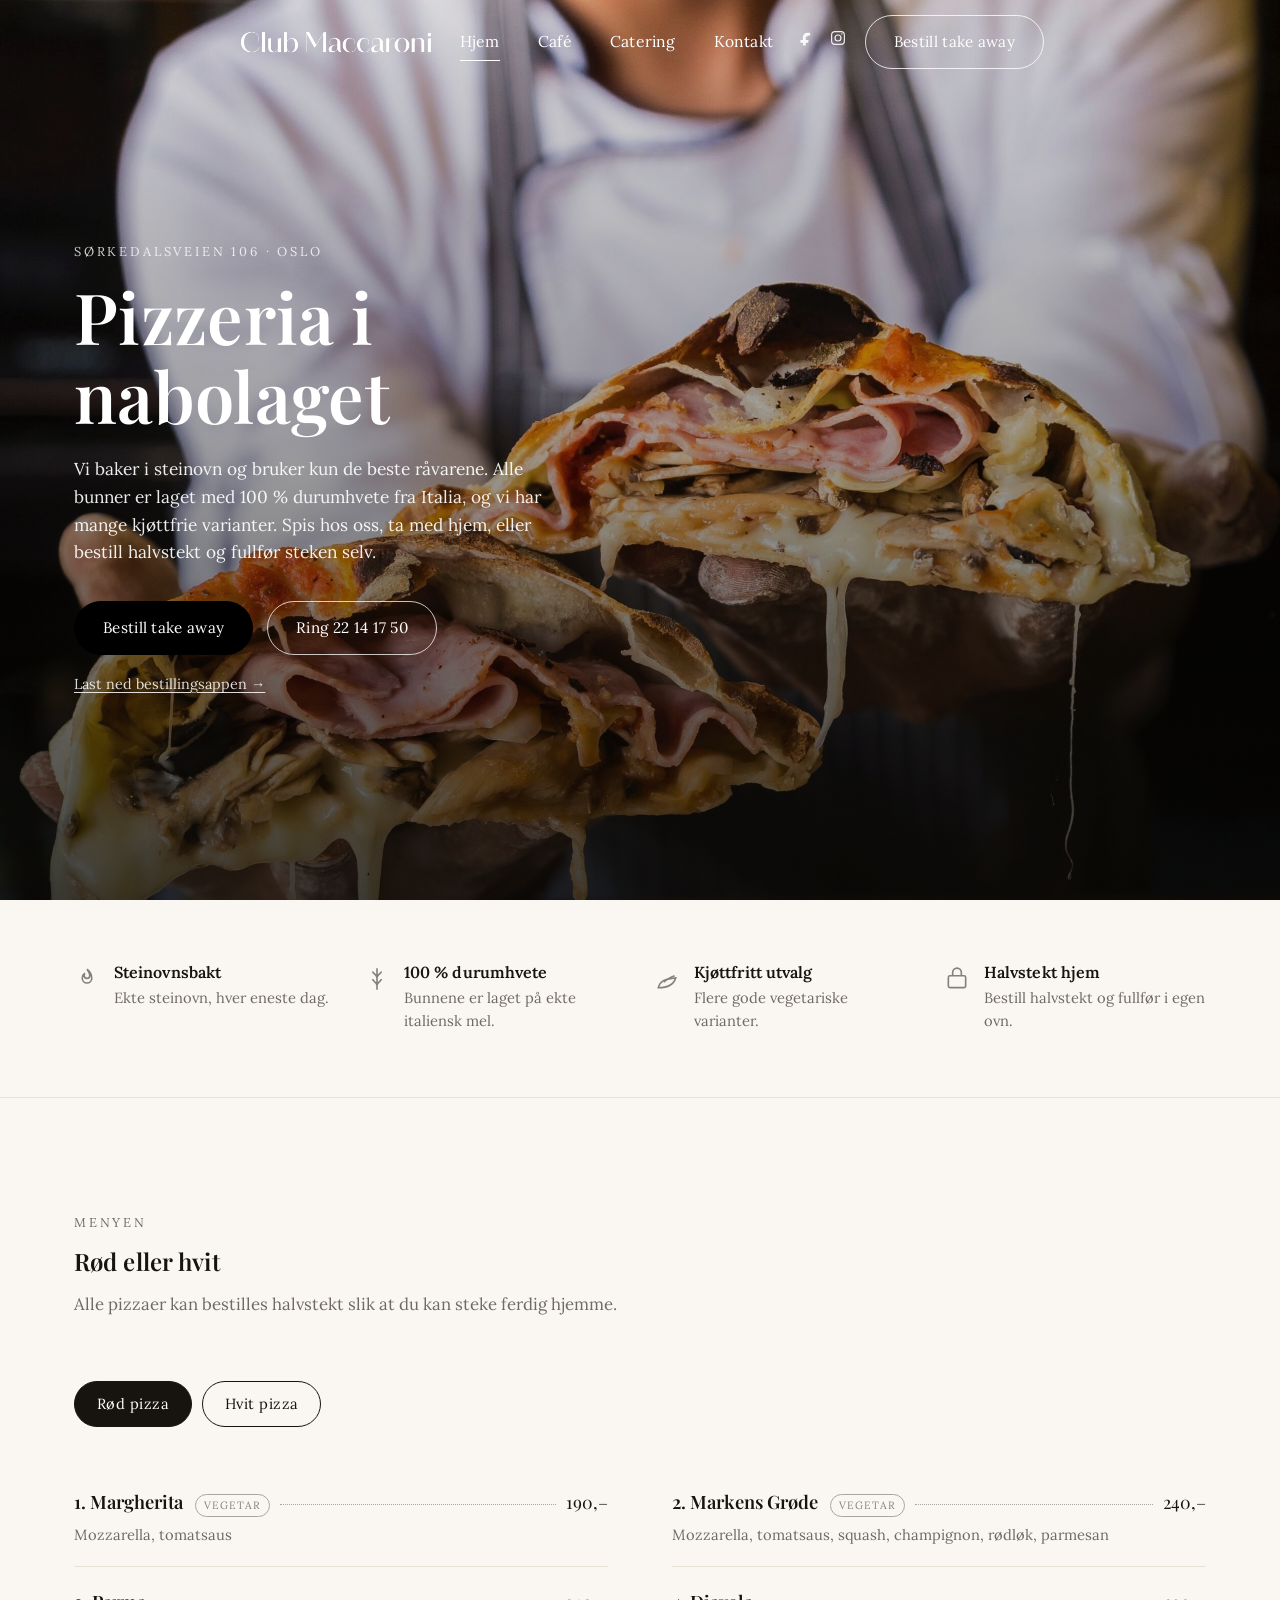
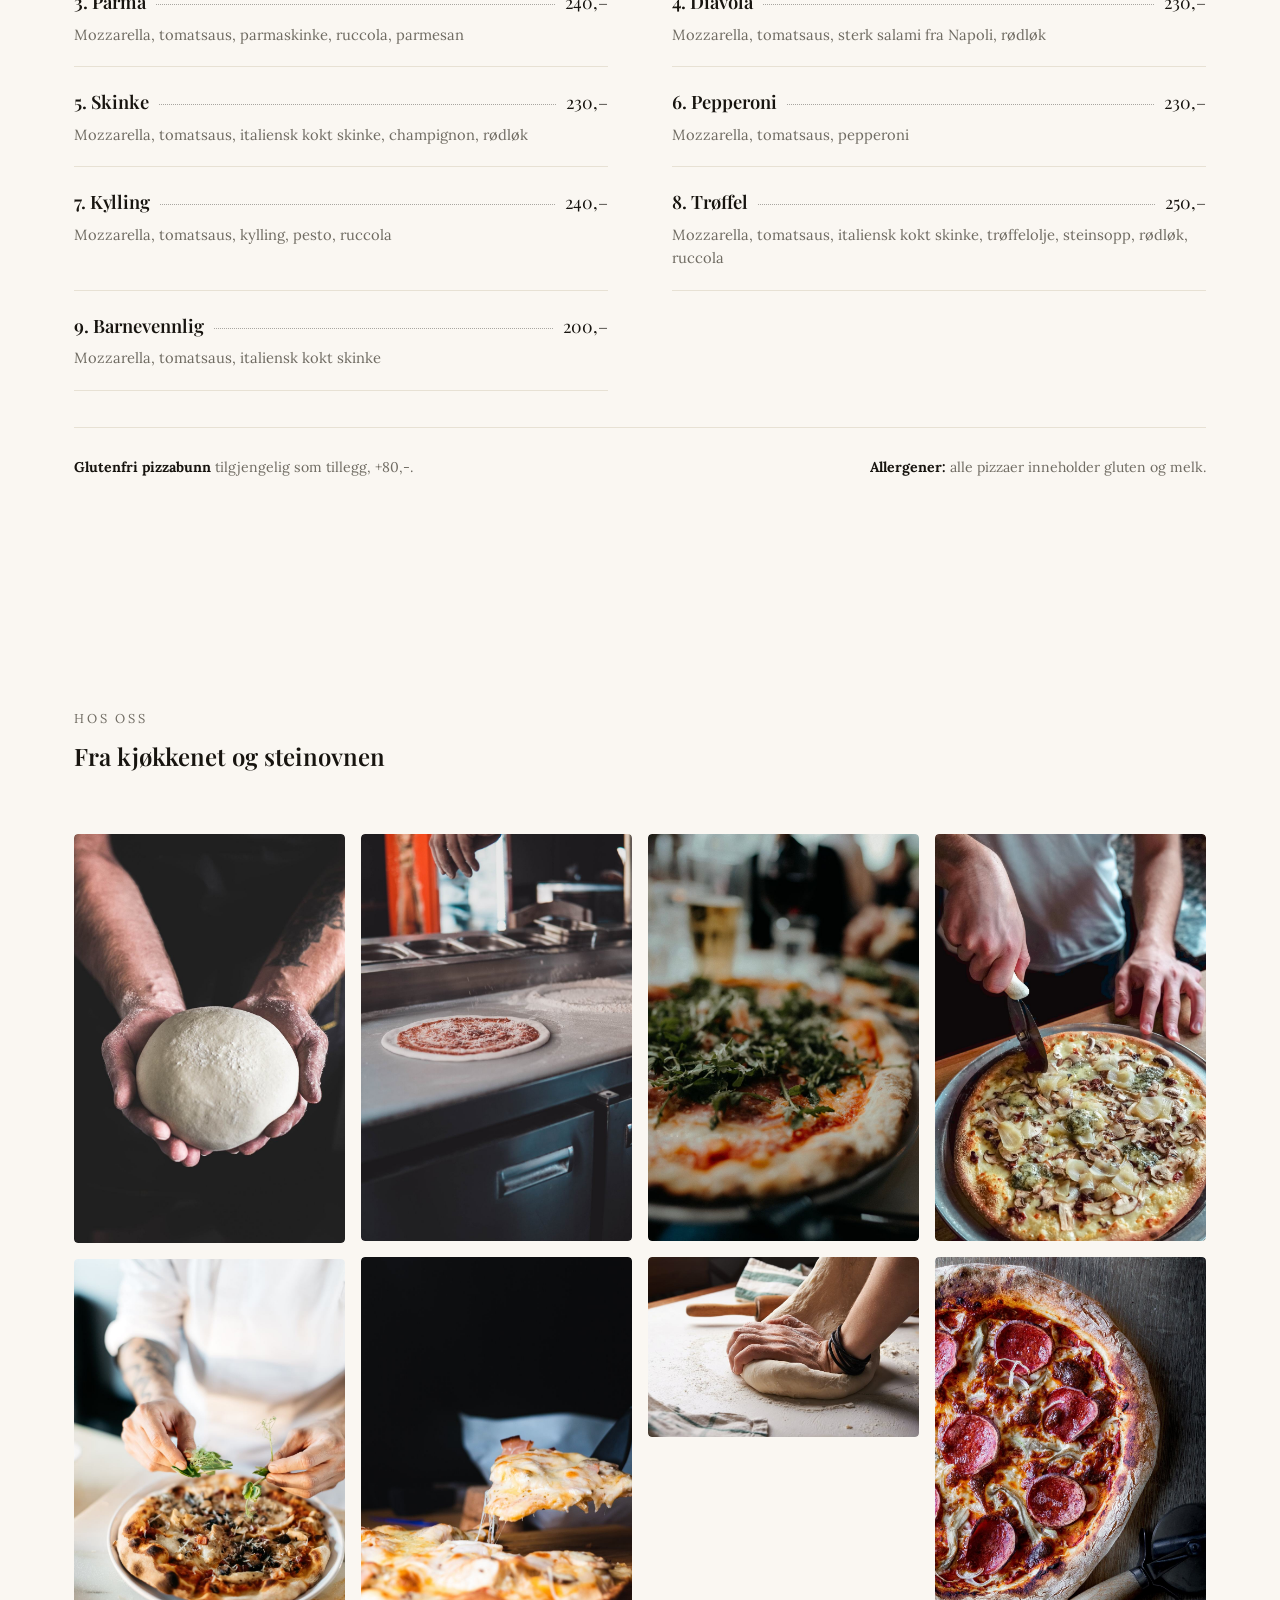
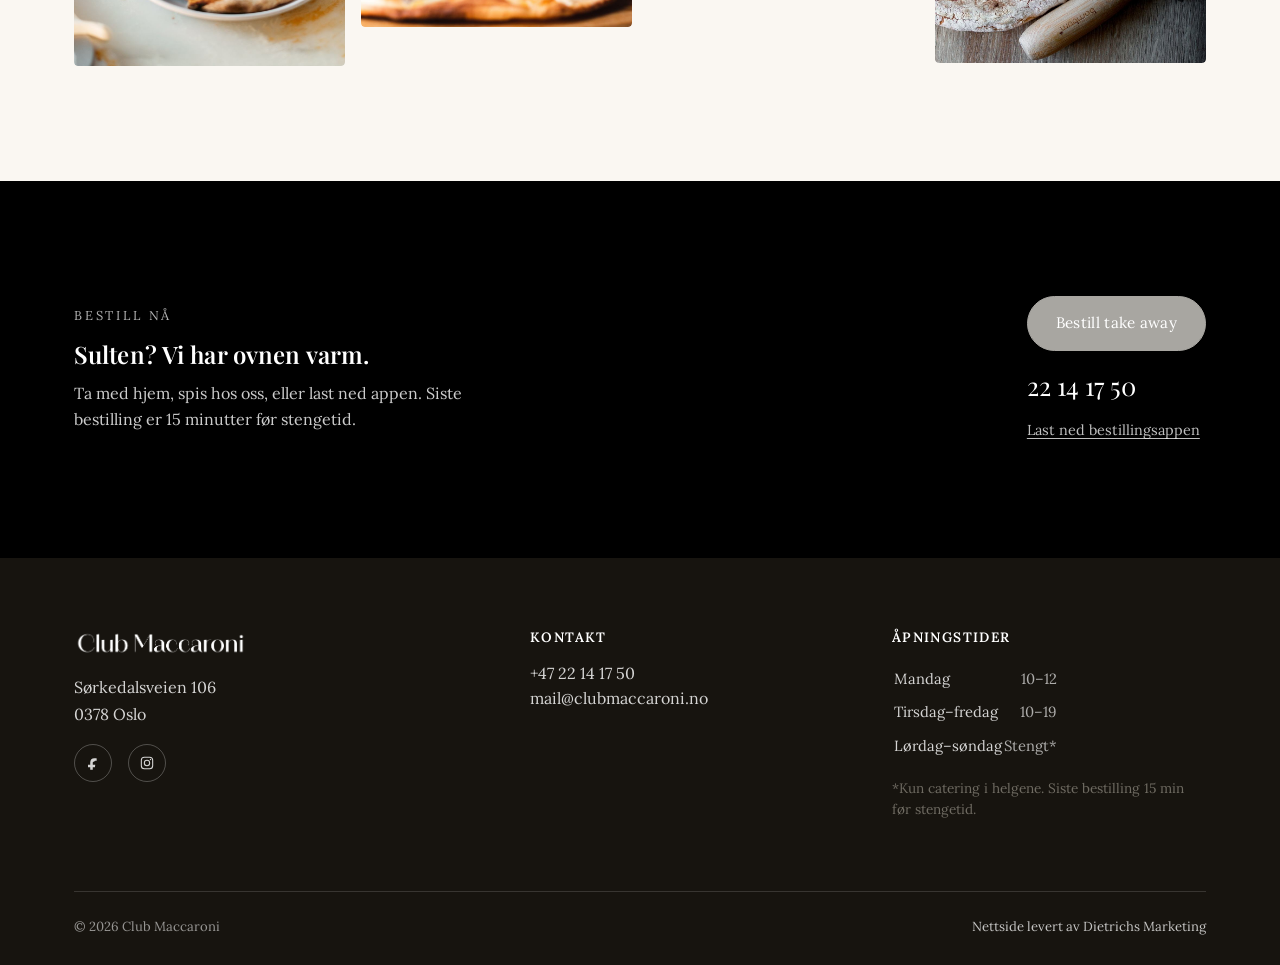
<file: index.html>
<!doctype html>
<html lang="no">
<head>
<meta charset="utf-8">
<meta name="viewport" content="width=device-width, initial-scale=1">
<title>Club Maccaroni – Pizzeria i nabolaget, Oslo</title>
<meta name="description" content="Club Maccaroni på Sørkedalsveien i Oslo baker pizza i steinovn med 100% durumhvete fra Italia. Ta med hjem, spis hos oss, eller bestill halvstekt og fullfør steken selv.">
<meta name="theme-color" content="#000000">
<link rel="icon" href="favicon.svg" type="image/svg+xml">
<link rel="canonical" href="https://www.clubmaccaroni.no/">
<link rel="preconnect" href="https://fonts.googleapis.com">
<link rel="preconnect" href="https://fonts.gstatic.com" crossorigin>
<link rel="stylesheet" href="style.css">
</head>
<body>
<a class="skip-link" href="#innhold">Hopp til innhold</a>

<header class="site-header">
  <div class="container">
    <a href="index.html" class="logo-link" aria-label="Club Maccaroni – til forsiden">
      <img src="assets/logo.png" alt="Club Maccaroni" class="logo-img" width="1500" height="225">
    </a>
    <nav class="main-nav" aria-label="Hovedmeny">
      <a href="index.html" aria-current="page">Hjem</a>
      <a href="cafe.html">Café</a>
      <a href="catering.html">Catering</a>
      <a href="kontakt.html">Kontakt</a>
    </nav>
    <div class="header-actions">
      <div class="social-inline">
        <a href="https://www.facebook.com/ClubMaccaroni" aria-label="Club Maccaroni på Facebook" target="_blank" rel="noopener">
          <svg width="18" height="18" viewBox="0 0 24 24" fill="none"><path d="M15 8.5h2.5V5.2c-.43-.06-1.9-.2-3.62-.2-3.58 0-6.03 2.24-6.03 6.36v3.14H4.5v3.7h3.35V22h3.8v-3.8h3.22l.5-3.7h-3.72v-2.7c0-1.07.29-1.8 1.85-1.8z" fill="currentColor"/></svg>
        </a>
        <a href="https://www.instagram.com/clubmaccaroni/" aria-label="Club Maccaroni på Instagram" target="_blank" rel="noopener">
          <svg width="18" height="18" viewBox="0 0 24 24" fill="none" stroke="currentColor" stroke-width="1.6"><rect x="3.5" y="3.5" width="17" height="17" rx="4.5"/><circle cx="12" cy="12" r="4"/><circle cx="17.2" cy="6.8" r="1" fill="currentColor" stroke="none"/></svg>
        </a>
      </div>
      <a class="btn btn-ghost header-cta" href="https://www.foodbooking.com/api/fb/q_q9nq" target="_blank" rel="noopener">Bestill take away</a>
    </div>
    <button class="hamburger" aria-label="Åpne meny" aria-expanded="false">
      <span></span><span></span><span></span>
    </button>
  </div>
</header>

<div class="mobile-menu" aria-hidden="true">
  <div class="mobile-menu-top">
    <button class="mobile-menu-close" aria-label="Lukk meny"><span></span><span></span></button>
  </div>
  <nav class="mobile-nav" aria-label="Mobilmeny">
    <a href="index.html">Hjem</a>
    <a href="cafe.html">Café</a>
    <a href="catering.html">Catering</a>
    <a href="kontakt.html">Kontakt</a>
  </nav>
  <div class="mobile-menu-bottom">
    <a class="btn btn-solid btn-block" href="https://www.foodbooking.com/api/fb/q_q9nq" target="_blank" rel="noopener">Bestill take away</a>
    <a class="mobile-phone" href="tel:+4722141750">22 14 17 50</a>
    <div class="mobile-social">
      <a href="https://www.facebook.com/ClubMaccaroni" target="_blank" rel="noopener">Facebook</a>
      <a href="https://www.instagram.com/clubmaccaroni/" target="_blank" rel="noopener">Instagram</a>
    </div>
  </div>
</div>

<main id="innhold">

  <section class="hero">
    <div class="hero-media">
      <img src="assets/hero.jpg" alt="Kokk holder frem en nybakt, halvskåret pizza med smeltet ost som strekker seg" width="1920" height="2880" fetchpriority="high">
    </div>
    <div class="hero-content">
      <span class="eyebrow on-dark">Sørkedalsveien 106 · Oslo</span>
      <h1>Pizzeria i nabolaget</h1>
      <p class="hero-sub">Vi baker i steinovn og bruker kun de beste råvarene. Alle bunner er laget med 100&nbsp;% durumhvete fra Italia, og vi har mange kjøttfrie varianter. Spis hos oss, ta med hjem, eller bestill halvstekt og fullfør steken selv.</p>
      <div class="hero-actions">
        <a class="btn btn-solid" href="https://www.foodbooking.com/api/fb/q_q9nq" target="_blank" rel="noopener">Bestill take away</a>
        <a class="btn btn-ghost on-dark" href="tel:+4722141750">Ring 22 14 17 50</a>
      </div>
      <a class="hero-app-link" href="https://otapp.page.link/XLeF" target="_blank" rel="noopener">Last ned bestillingsappen →</a>
    </div>
  </section>

  <section class="features">
    <div class="container">
      <div class="feature-item reveal">
        <svg viewBox="0 0 24 24" fill="none" stroke="currentColor" stroke-width="1.5"><path d="M12 3c1.8 2.4 2.6 4.2 2.6 5.8a2.6 2.6 0 1 1-5.2 0c0-.7.2-1.4.6-2.1-1.4 1-2.4 2.7-2.4 4.6a4.4 4.4 0 1 0 8.8 0c0-3-1.6-6-4.4-8.3Z"/></svg>
        <div><h3>Steinovnsbakt</h3><p>Ekte steinovn, hver eneste dag.</p></div>
      </div>
      <div class="feature-item reveal">
        <svg viewBox="0 0 24 24" fill="none" stroke="currentColor" stroke-width="1.5"><path d="M12 2v20M8 5c0 2 4 3 4 6M16 5c0 2-4 3-4 6M8 12c0 2 4 3 4 6M16 12c0 2-4 3-4 6"/></svg>
        <div><h3>100&nbsp;% durumhvete</h3><p>Bunnene er laget på ekte italiensk mel.</p></div>
      </div>
      <div class="feature-item reveal">
        <svg viewBox="0 0 24 24" fill="none" stroke="currentColor" stroke-width="1.5"><path d="M4 20c8 0 14-2 16-9C13 12 6 12 4 20Z"/><path d="M9 15c2-2 5-4 10-6"/></svg>
        <div><h3>Kjøttfritt utvalg</h3><p>Flere gode vegetariske varianter.</p></div>
      </div>
      <div class="feature-item reveal">
        <svg viewBox="0 0 24 24" fill="none" stroke="currentColor" stroke-width="1.5"><rect x="4" y="9" width="16" height="11" rx="1.5"/><path d="M8 9V6a4 4 0 0 1 8 0v3"/></svg>
        <div><h3>Halvstekt hjem</h3><p>Bestill halvstekt og fullfør i egen ovn.</p></div>
      </div>
    </div>
  </section>

  <section class="menu-section">
    <div class="container">
      <div class="section-head reveal">
        <span class="eyebrow">Menyen</span>
        <h2>Rød eller hvit</h2>
        <p>Alle pizzaer kan bestilles halvstekt slik at du kan steke ferdig hjemme.</p>
      </div>

      <div class="menu-tabs reveal">
        <button class="menu-tab is-active" data-target="menu-rod">Rød pizza</button>
        <button class="menu-tab" data-target="menu-hvit">Hvit pizza</button>
      </div>

      <div class="menu-panels">
        <div class="menu-panel is-active" id="menu-rod"></div>
        <div class="menu-panel" id="menu-hvit"></div>
      </div>

      <div class="menu-foot reveal">
        <p><strong>Glutenfri pizzabunn</strong> tilgjengelig som tillegg, +80,-.</p>
        <p><strong>Allergener:</strong> alle pizzaer inneholder gluten og melk.</p>
      </div>
    </div>
  </section>

  <section class="gallery-section">
    <div class="container">
      <div class="section-head reveal">
        <span class="eyebrow">Hos oss</span>
        <h2>Fra kjøkkenet og steinovnen</h2>
      </div>
      <div class="gallery-grid reveal">
        <figure><a href="assets/gallery-1.jpg" target="_blank" rel="noopener"><img src="assets/gallery-1.jpg" alt="Nyknadd pizzadeig klar til heving" loading="lazy"></a></figure>
        <figure><a href="assets/gallery-2.jpg" target="_blank" rel="noopener"><img src="assets/gallery-2.jpg" alt="Fersk pizza rett fra steinovnen" loading="lazy"></a></figure>
        <figure><a href="assets/gallery-3.jpg" target="_blank" rel="noopener"><img src="assets/gallery-3.jpg" alt="Utbaking av pizzadeig for hånd" loading="lazy"></a></figure>
        <figure><a href="assets/gallery-4.jpg" target="_blank" rel="noopener"><img src="assets/gallery-4.jpg" alt="Ferske råvarer klargjort til pizza" loading="lazy"></a></figure>
        <figure><a href="assets/gallery-5.jpg" target="_blank" rel="noopener"><img src="assets/gallery-5.jpg" alt="Pizza toppes med friske ingredienser" loading="lazy"></a></figure>
        <figure><a href="assets/gallery-6.jpg" target="_blank" rel="noopener"><img src="assets/gallery-6.jpg" alt="Deigballer klare til utbaking" loading="lazy"></a></figure>
        <figure><a href="assets/gallery-7.jpg" target="_blank" rel="noopener"><img src="assets/gallery-7.jpg" alt="Nybakt pizza skjæres opp" loading="lazy"></a></figure>
        <figure><a href="assets/gallery-8.jpg" target="_blank" rel="noopener"><img src="assets/gallery-8.jpg" alt="Pizza serveres varm fra ovnen" loading="lazy"></a></figure>
      </div>
    </div>
  </section>

  <section class="cta-band">
    <div class="container">
      <div class="cta-band-inner reveal">
        <div>
          <span class="eyebrow">Bestill nå</span>
          <h2>Sulten? Vi har ovnen varm.</h2>
          <p>Ta med hjem, spis hos oss, eller last ned appen. Siste bestilling er 15 minutter før stengetid.</p>
        </div>
        <div class="cta-band-actions">
          <a class="btn btn-accent" href="https://www.foodbooking.com/api/fb/q_q9nq" target="_blank" rel="noopener">Bestill take away</a>
          <a class="cta-phone" href="tel:+4722141750">22 14 17 50</a>
          <a class="cta-app" href="https://otapp.page.link/XLeF" target="_blank" rel="noopener">Last ned bestillingsappen</a>
        </div>
      </div>
    </div>
  </section>

</main>

<footer class="site-footer">
  <div class="container">
    <div class="footer-grid">
      <div>
        <img src="assets/logo.png" alt="Club Maccaroni" class="footer-logo" width="1500" height="225">
        <address>
          Sørkedalsveien 106<br>0378 Oslo
        </address>
        <div class="footer-social">
          <a href="https://www.facebook.com/ClubMaccaroni" aria-label="Facebook" target="_blank" rel="noopener">
            <svg width="16" height="16" viewBox="0 0 24 24" fill="none"><path d="M15 8.5h2.5V5.2c-.43-.06-1.9-.2-3.62-.2-3.58 0-6.03 2.24-6.03 6.36v3.14H4.5v3.7h3.35V22h3.8v-3.8h3.22l.5-3.7h-3.72v-2.7c0-1.07.29-1.8 1.85-1.8z" fill="currentColor"/></svg>
          </a>
          <a href="https://www.instagram.com/clubmaccaroni/" aria-label="Instagram" target="_blank" rel="noopener">
            <svg width="16" height="16" viewBox="0 0 24 24" fill="none" stroke="currentColor" stroke-width="1.6"><rect x="3.5" y="3.5" width="17" height="17" rx="4.5"/><circle cx="12" cy="12" r="4"/><circle cx="17.2" cy="6.8" r="1" fill="currentColor" stroke="none"/></svg>
          </a>
        </div>
      </div>
      <div>
        <h3>Kontakt</h3>
        <p><a href="tel:+4722141750">+47 22 14 17 50</a><br><a href="mailto:mail@clubmaccaroni.no">mail@clubmaccaroni.no</a></p>
      </div>
      <div>
        <h3>Åpningstider</h3>
        <table class="footer-hours">
          <tr><td>Mandag</td><td>10&#8211;12</td></tr>
          <tr><td>Tirsdag&#8211;fredag</td><td>10&#8211;19</td></tr>
          <tr><td>Lørdag&#8211;søndag</td><td>Stengt*</td></tr>
        </table>
        <p class="hours-note">*Kun catering i helgene. Siste bestilling 15 min før stengetid.</p>
      </div>
    </div>
    <div class="footer-bottom">
      <span>© <span id="year"></span> Club Maccaroni</span>
      <a href="https://dmarketing.no" target="_blank" rel="noopener">Nettside levert av Dietrichs Marketing</a>
    </div>
  </div>
</footer>

<script>document.getElementById('year').textContent = new Date().getFullYear();</script>
<script src="app.js"></script>
</body>
</html>
</file>
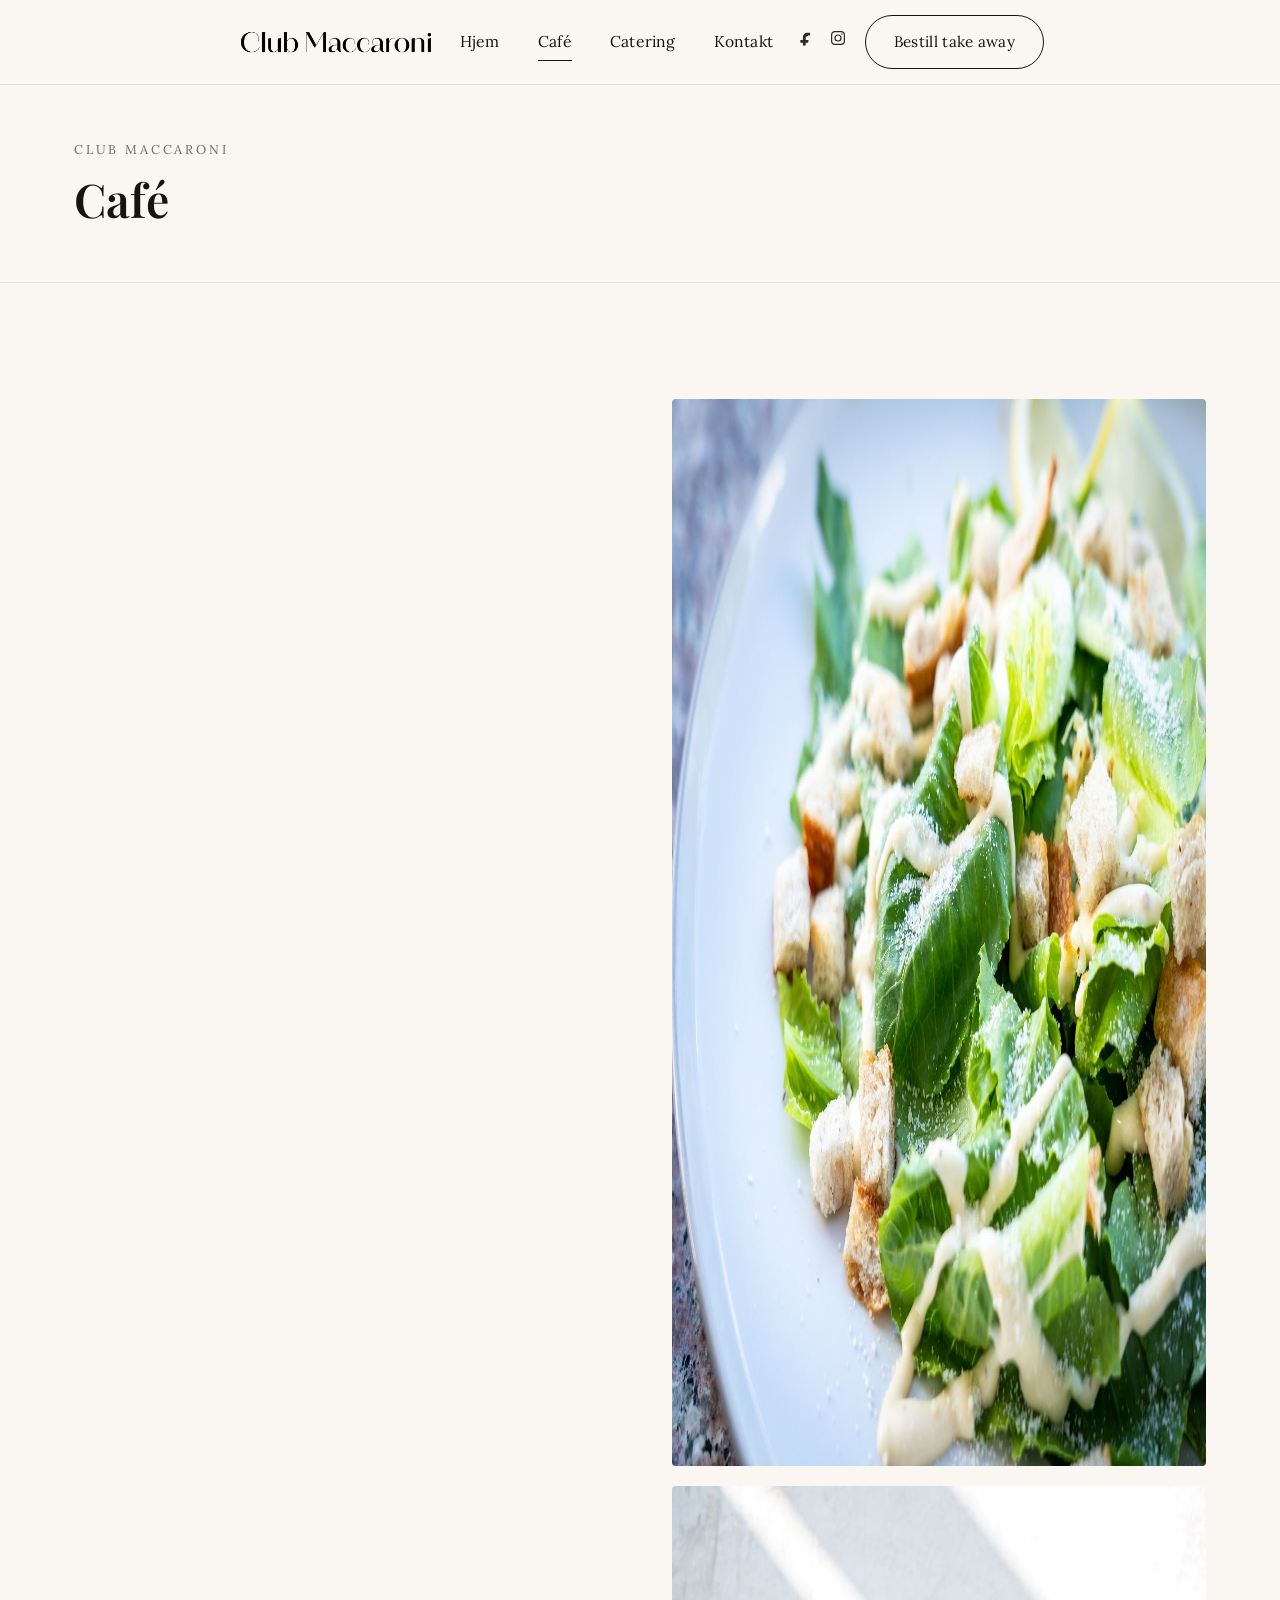
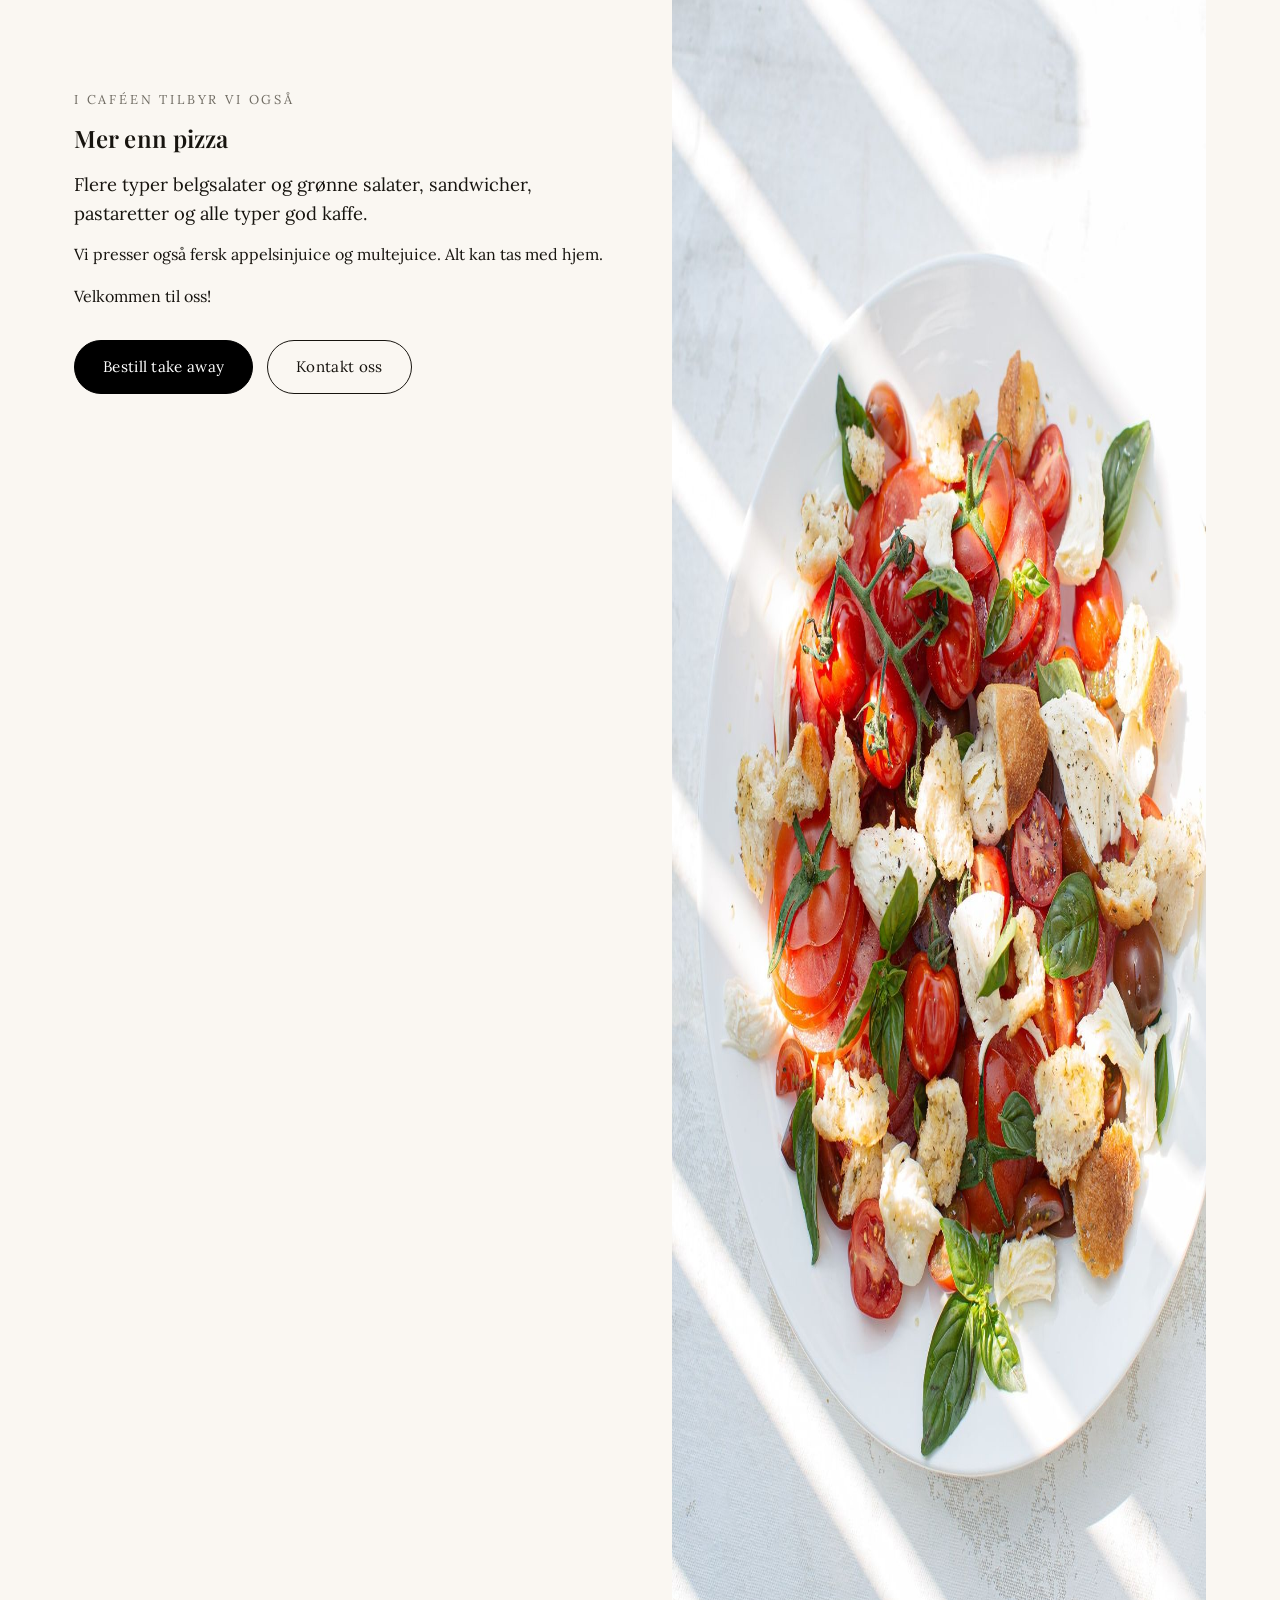
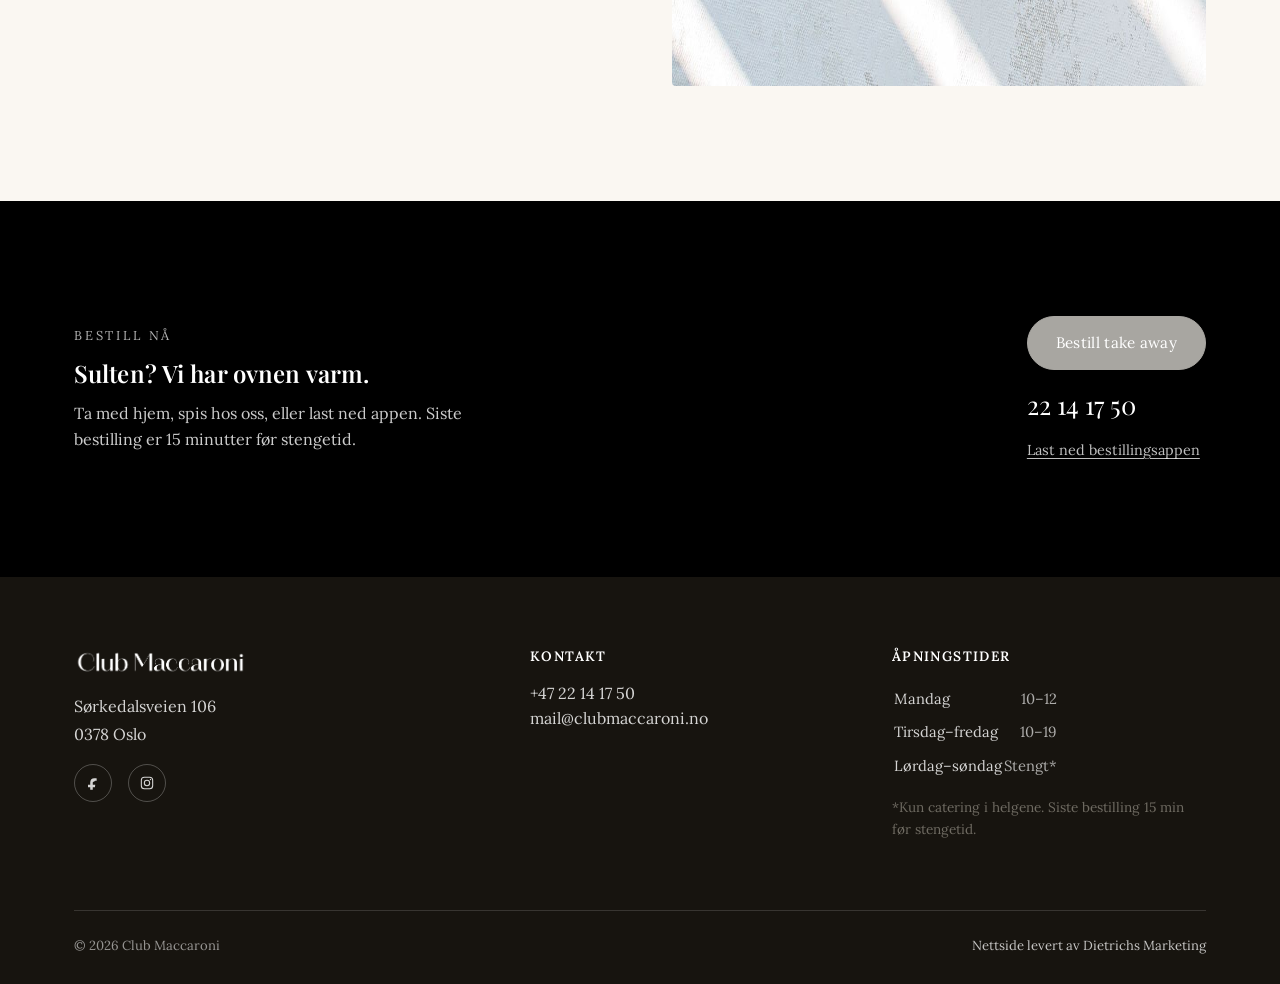
<file: cafe.html>
<!doctype html>
<html lang="no">
<head>
<meta charset="utf-8">
<meta name="viewport" content="width=device-width, initial-scale=1">
<title>Café – Club Maccaroni</title>
<meta name="description" content="I caféen hos Club Maccaroni finner du salater, sandwicher, pastaretter, god kaffe og fersk presset juice. Alt kan tas med hjem.">
<meta name="theme-color" content="#000000">
<link rel="icon" href="favicon.svg" type="image/svg+xml">
<link rel="canonical" href="https://www.clubmaccaroni.no/caf">
<link rel="preconnect" href="https://fonts.googleapis.com">
<link rel="preconnect" href="https://fonts.gstatic.com" crossorigin>
<link rel="stylesheet" href="style.css">
</head>
<body>
<a class="skip-link" href="#innhold">Hopp til innhold</a>

<header class="site-header no-hero-header">
  <div class="container">
    <a href="index.html" class="logo-link" aria-label="Club Maccaroni – til forsiden">
      <img src="assets/logo.png" alt="Club Maccaroni" class="logo-img" width="1500" height="225">
    </a>
    <nav class="main-nav" aria-label="Hovedmeny">
      <a href="index.html">Hjem</a>
      <a href="cafe.html" aria-current="page">Café</a>
      <a href="catering.html">Catering</a>
      <a href="kontakt.html">Kontakt</a>
    </nav>
    <div class="header-actions">
      <div class="social-inline">
        <a href="https://www.facebook.com/ClubMaccaroni" aria-label="Club Maccaroni på Facebook" target="_blank" rel="noopener">
          <svg width="18" height="18" viewBox="0 0 24 24" fill="none"><path d="M15 8.5h2.5V5.2c-.43-.06-1.9-.2-3.62-.2-3.58 0-6.03 2.24-6.03 6.36v3.14H4.5v3.7h3.35V22h3.8v-3.8h3.22l.5-3.7h-3.72v-2.7c0-1.07.29-1.8 1.85-1.8z" fill="currentColor"/></svg>
        </a>
        <a href="https://www.instagram.com/clubmaccaroni/" aria-label="Club Maccaroni på Instagram" target="_blank" rel="noopener">
          <svg width="18" height="18" viewBox="0 0 24 24" fill="none" stroke="currentColor" stroke-width="1.6"><rect x="3.5" y="3.5" width="17" height="17" rx="4.5"/><circle cx="12" cy="12" r="4"/><circle cx="17.2" cy="6.8" r="1" fill="currentColor" stroke="none"/></svg>
        </a>
      </div>
      <a class="btn btn-ghost header-cta" href="https://www.foodbooking.com/api/fb/q_q9nq" target="_blank" rel="noopener">Bestill take away</a>
    </div>
    <button class="hamburger" aria-label="Åpne meny" aria-expanded="false">
      <span></span><span></span><span></span>
    </button>
  </div>
</header>

<div class="mobile-menu" aria-hidden="true">
  <div class="mobile-menu-top">
    <button class="mobile-menu-close" aria-label="Lukk meny"><span></span><span></span></button>
  </div>
  <nav class="mobile-nav" aria-label="Mobilmeny">
    <a href="index.html">Hjem</a>
    <a href="cafe.html">Café</a>
    <a href="catering.html">Catering</a>
    <a href="kontakt.html">Kontakt</a>
  </nav>
  <div class="mobile-menu-bottom">
    <a class="btn btn-solid btn-block" href="https://www.foodbooking.com/api/fb/q_q9nq" target="_blank" rel="noopener">Bestill take away</a>
    <a class="mobile-phone" href="tel:+4722141750">22 14 17 50</a>
    <div class="mobile-social">
      <a href="https://www.facebook.com/ClubMaccaroni" target="_blank" rel="noopener">Facebook</a>
      <a href="https://www.instagram.com/clubmaccaroni/" target="_blank" rel="noopener">Instagram</a>
    </div>
  </div>
</div>

<main id="innhold">

  <div class="page-banner">
    <div class="container">
      <span class="eyebrow">Club Maccaroni</span>
      <h1>Café</h1>
    </div>
  </div>

  <section>
    <div class="container">
      <div class="split reveal">
        <div class="split-text">
          <span class="eyebrow">I caféen tilbyr vi også</span>
          <h2>Mer enn pizza</h2>
          <p class="lede">Flere typer belgsalater og grønne salater, sandwicher, pastaretter og alle typer god kaffe.</p>
          <p>Vi presser også fersk appelsinjuice og multejuice. Alt kan tas med hjem.</p>
          <p>Velkommen til oss!</p>
          <div class="hero-actions" style="margin-top:30px;">
            <a class="btn btn-solid" href="https://www.foodbooking.com/api/fb/q_q9nq" target="_blank" rel="noopener">Bestill take away</a>
            <a class="btn btn-ghost" href="kontakt.html">Kontakt oss</a>
          </div>
        </div>
        <div class="stack-photos">
          <img src="assets/cafe-1.jpg" alt="Fersk caesarsalat med parmesan og croutoner" width="1600" height="1067" loading="lazy">
          <img src="assets/cafe-2.jpg" alt="Frukt og bær klargjort på kjøkkenet" width="1200" height="1800" loading="lazy">
        </div>
      </div>
    </div>
  </section>

  <section class="cta-band">
    <div class="container">
      <div class="cta-band-inner reveal">
        <div>
          <span class="eyebrow">Bestill nå</span>
          <h2>Sulten? Vi har ovnen varm.</h2>
          <p>Ta med hjem, spis hos oss, eller last ned appen. Siste bestilling er 15 minutter før stengetid.</p>
        </div>
        <div class="cta-band-actions">
          <a class="btn btn-accent" href="https://www.foodbooking.com/api/fb/q_q9nq" target="_blank" rel="noopener">Bestill take away</a>
          <a class="cta-phone" href="tel:+4722141750">22 14 17 50</a>
          <a class="cta-app" href="https://otapp.page.link/XLeF" target="_blank" rel="noopener">Last ned bestillingsappen</a>
        </div>
      </div>
    </div>
  </section>

</main>

<footer class="site-footer">
  <div class="container">
    <div class="footer-grid">
      <div>
        <img src="assets/logo.png" alt="Club Maccaroni" class="footer-logo" width="1500" height="225">
        <address>
          Sørkedalsveien 106<br>0378 Oslo
        </address>
        <div class="footer-social">
          <a href="https://www.facebook.com/ClubMaccaroni" aria-label="Facebook" target="_blank" rel="noopener">
            <svg width="16" height="16" viewBox="0 0 24 24" fill="none"><path d="M15 8.5h2.5V5.2c-.43-.06-1.9-.2-3.62-.2-3.58 0-6.03 2.24-6.03 6.36v3.14H4.5v3.7h3.35V22h3.8v-3.8h3.22l.5-3.7h-3.72v-2.7c0-1.07.29-1.8 1.85-1.8z" fill="currentColor"/></svg>
          </a>
          <a href="https://www.instagram.com/clubmaccaroni/" aria-label="Instagram" target="_blank" rel="noopener">
            <svg width="16" height="16" viewBox="0 0 24 24" fill="none" stroke="currentColor" stroke-width="1.6"><rect x="3.5" y="3.5" width="17" height="17" rx="4.5"/><circle cx="12" cy="12" r="4"/><circle cx="17.2" cy="6.8" r="1" fill="currentColor" stroke="none"/></svg>
          </a>
        </div>
      </div>
      <div>
        <h3>Kontakt</h3>
        <p><a href="tel:+4722141750">+47 22 14 17 50</a><br><a href="mailto:mail@clubmaccaroni.no">mail@clubmaccaroni.no</a></p>
      </div>
      <div>
        <h3>Åpningstider</h3>
        <table class="footer-hours">
          <tr><td>Mandag</td><td>10&#8211;12</td></tr>
          <tr><td>Tirsdag&#8211;fredag</td><td>10&#8211;19</td></tr>
          <tr><td>Lørdag&#8211;søndag</td><td>Stengt*</td></tr>
        </table>
        <p class="hours-note">*Kun catering i helgene. Siste bestilling 15 min før stengetid.</p>
      </div>
    </div>
    <div class="footer-bottom">
      <span>© <span id="year"></span> Club Maccaroni</span>
      <a href="https://dmarketing.no" target="_blank" rel="noopener">Nettside levert av Dietrichs Marketing</a>
    </div>
  </div>
</footer>

<script>document.getElementById('year').textContent = new Date().getFullYear();</script>
<script src="app.js"></script>
</body>
</html>
</file>
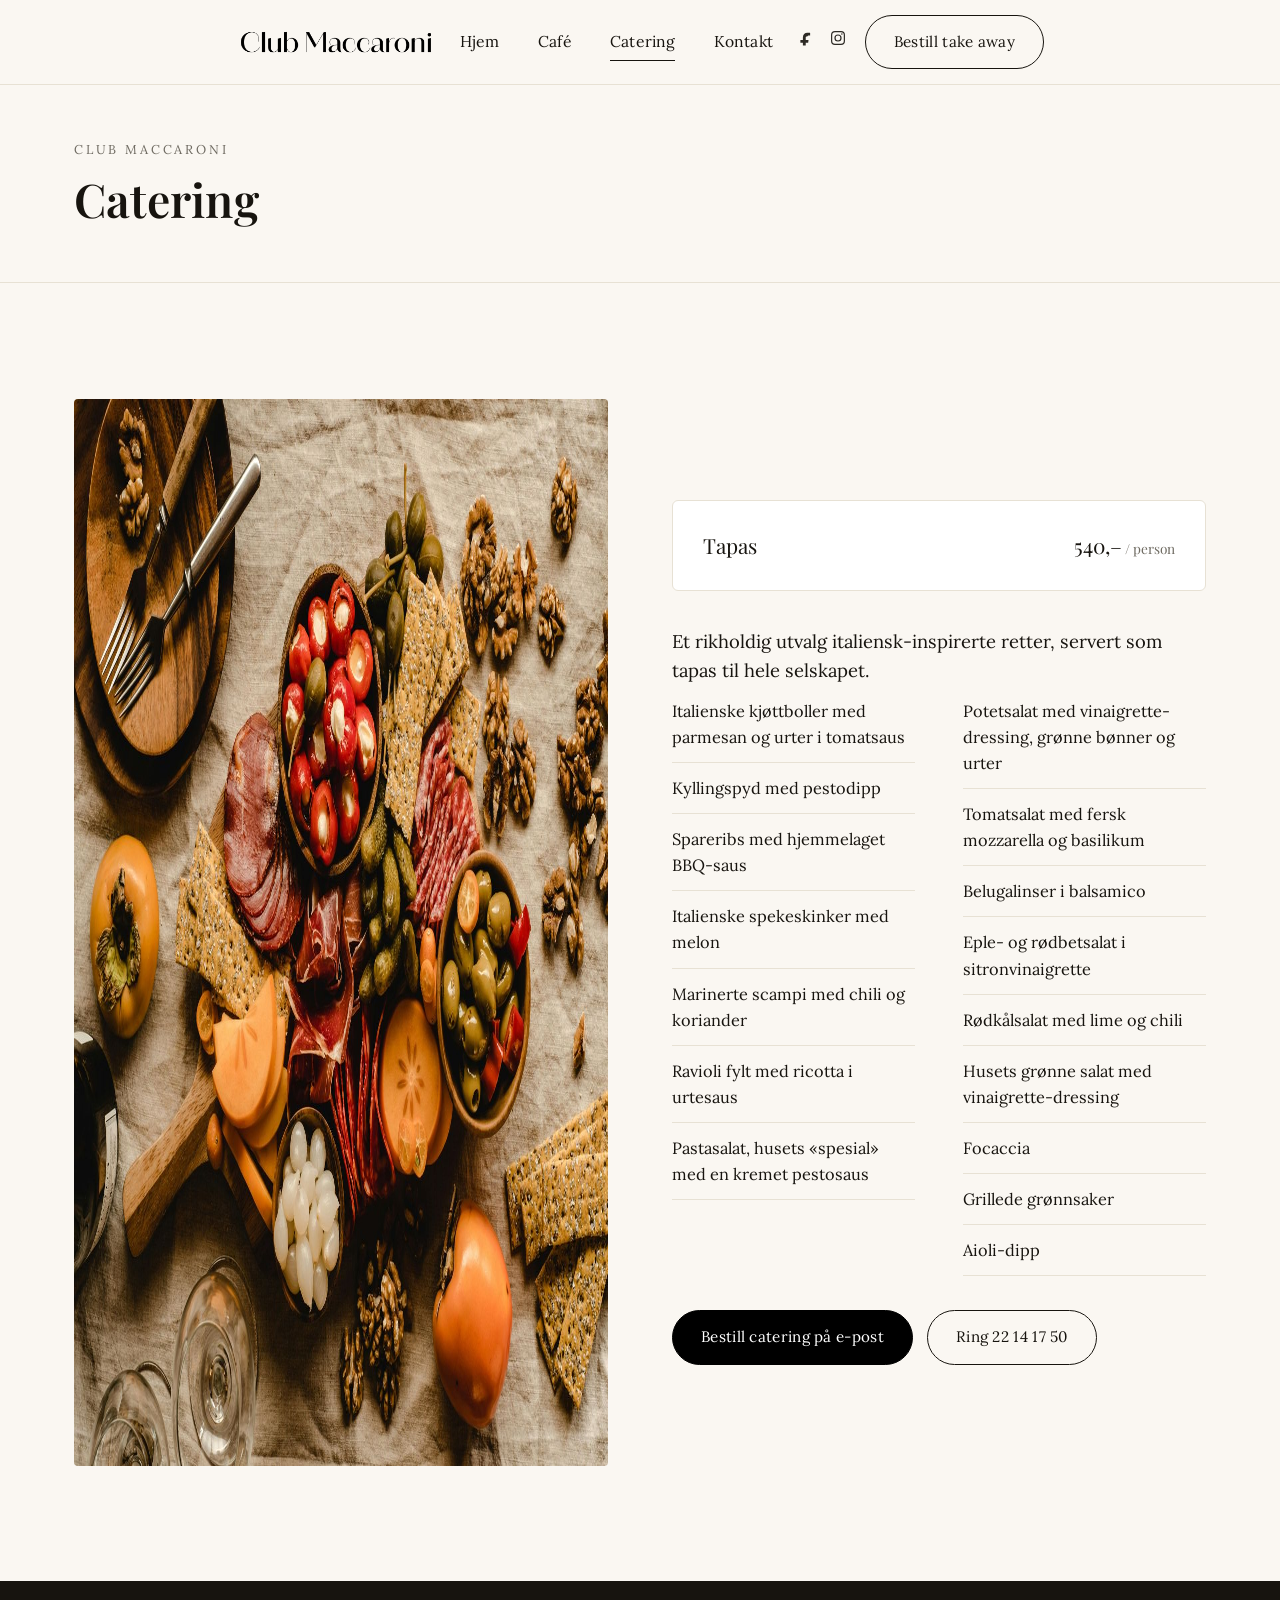
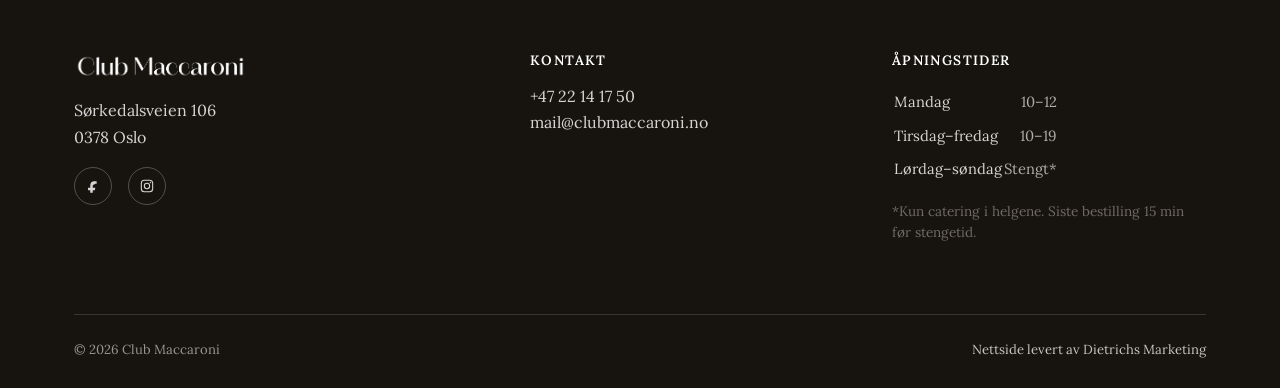
<file: catering.html>
<!doctype html>
<html lang="no">
<head>
<meta charset="utf-8">
<meta name="viewport" content="width=device-width, initial-scale=1">
<title>Catering – Club Maccaroni</title>
<meta name="description" content="Club Maccaroni leverer tapas-catering fra 540,- per person: italienske kjøttboller, kyllingspyd, spareribs, spekeskinke og mye mer. Bestill på e-post eller telefon.">
<meta name="theme-color" content="#000000">
<link rel="icon" href="favicon.svg" type="image/svg+xml">
<link rel="canonical" href="https://www.clubmaccaroni.no/catering">
<link rel="preconnect" href="https://fonts.googleapis.com">
<link rel="preconnect" href="https://fonts.gstatic.com" crossorigin>
<link rel="stylesheet" href="style.css">
</head>
<body>
<a class="skip-link" href="#innhold">Hopp til innhold</a>

<header class="site-header no-hero-header">
  <div class="container">
    <a href="index.html" class="logo-link" aria-label="Club Maccaroni – til forsiden">
      <img src="assets/logo.png" alt="Club Maccaroni" class="logo-img" width="1500" height="225">
    </a>
    <nav class="main-nav" aria-label="Hovedmeny">
      <a href="index.html">Hjem</a>
      <a href="cafe.html">Café</a>
      <a href="catering.html" aria-current="page">Catering</a>
      <a href="kontakt.html">Kontakt</a>
    </nav>
    <div class="header-actions">
      <div class="social-inline">
        <a href="https://www.facebook.com/ClubMaccaroni" aria-label="Club Maccaroni på Facebook" target="_blank" rel="noopener">
          <svg width="18" height="18" viewBox="0 0 24 24" fill="none"><path d="M15 8.5h2.5V5.2c-.43-.06-1.9-.2-3.62-.2-3.58 0-6.03 2.24-6.03 6.36v3.14H4.5v3.7h3.35V22h3.8v-3.8h3.22l.5-3.7h-3.72v-2.7c0-1.07.29-1.8 1.85-1.8z" fill="currentColor"/></svg>
        </a>
        <a href="https://www.instagram.com/clubmaccaroni/" aria-label="Club Maccaroni på Instagram" target="_blank" rel="noopener">
          <svg width="18" height="18" viewBox="0 0 24 24" fill="none" stroke="currentColor" stroke-width="1.6"><rect x="3.5" y="3.5" width="17" height="17" rx="4.5"/><circle cx="12" cy="12" r="4"/><circle cx="17.2" cy="6.8" r="1" fill="currentColor" stroke="none"/></svg>
        </a>
      </div>
      <a class="btn btn-ghost header-cta" href="https://www.foodbooking.com/api/fb/q_q9nq" target="_blank" rel="noopener">Bestill take away</a>
    </div>
    <button class="hamburger" aria-label="Åpne meny" aria-expanded="false">
      <span></span><span></span><span></span>
    </button>
  </div>
</header>

<div class="mobile-menu" aria-hidden="true">
  <div class="mobile-menu-top">
    <button class="mobile-menu-close" aria-label="Lukk meny"><span></span><span></span></button>
  </div>
  <nav class="mobile-nav" aria-label="Mobilmeny">
    <a href="index.html">Hjem</a>
    <a href="cafe.html">Café</a>
    <a href="catering.html">Catering</a>
    <a href="kontakt.html">Kontakt</a>
  </nav>
  <div class="mobile-menu-bottom">
    <a class="btn btn-solid btn-block" href="https://www.foodbooking.com/api/fb/q_q9nq" target="_blank" rel="noopener">Bestill take away</a>
    <a class="mobile-phone" href="tel:+4722141750">22 14 17 50</a>
    <div class="mobile-social">
      <a href="https://www.facebook.com/ClubMaccaroni" target="_blank" rel="noopener">Facebook</a>
      <a href="https://www.instagram.com/clubmaccaroni/" target="_blank" rel="noopener">Instagram</a>
    </div>
  </div>
</div>

<main id="innhold">

  <div class="page-banner">
    <div class="container">
      <span class="eyebrow">Club Maccaroni</span>
      <h1>Catering</h1>
    </div>
  </div>

  <section>
    <div class="container">
      <div class="split reverse reveal">
        <div class="split-text">
          <div class="price-card">
            <span class="name">Tapas</span>
            <span class="price">540,&#8211;<span class="unit"> / person</span></span>
          </div>
          <p class="lede">Et rikholdig utvalg italiensk-inspirerte retter, servert som tapas til hele selskapet.</p>
          <ul class="catering-list" id="catering-list"></ul>
          <div class="hero-actions" style="margin-top:34px;">
            <a class="btn btn-solid" href="mailto:mail@clubmaccaroni.no?subject=Cateringforesp%C3%B8rsel">Bestill catering på e-post</a>
            <a class="btn btn-ghost" href="tel:+4722141750">Ring 22 14 17 50</a>
          </div>
        </div>
        <div>
          <img src="assets/catering-1.jpg" alt="Tapasretter dekket på bord til catering" width="1600" height="1067" loading="lazy">
        </div>
      </div>
    </div>
  </section>

</main>

<footer class="site-footer">
  <div class="container">
    <div class="footer-grid">
      <div>
        <img src="assets/logo.png" alt="Club Maccaroni" class="footer-logo" width="1500" height="225">
        <address>
          Sørkedalsveien 106<br>0378 Oslo
        </address>
        <div class="footer-social">
          <a href="https://www.facebook.com/ClubMaccaroni" aria-label="Facebook" target="_blank" rel="noopener">
            <svg width="16" height="16" viewBox="0 0 24 24" fill="none"><path d="M15 8.5h2.5V5.2c-.43-.06-1.9-.2-3.62-.2-3.58 0-6.03 2.24-6.03 6.36v3.14H4.5v3.7h3.35V22h3.8v-3.8h3.22l.5-3.7h-3.72v-2.7c0-1.07.29-1.8 1.85-1.8z" fill="currentColor"/></svg>
          </a>
          <a href="https://www.instagram.com/clubmaccaroni/" aria-label="Instagram" target="_blank" rel="noopener">
            <svg width="16" height="16" viewBox="0 0 24 24" fill="none" stroke="currentColor" stroke-width="1.6"><rect x="3.5" y="3.5" width="17" height="17" rx="4.5"/><circle cx="12" cy="12" r="4"/><circle cx="17.2" cy="6.8" r="1" fill="currentColor" stroke="none"/></svg>
          </a>
        </div>
      </div>
      <div>
        <h3>Kontakt</h3>
        <p><a href="tel:+4722141750">+47 22 14 17 50</a><br><a href="mailto:mail@clubmaccaroni.no">mail@clubmaccaroni.no</a></p>
      </div>
      <div>
        <h3>Åpningstider</h3>
        <table class="footer-hours">
          <tr><td>Mandag</td><td>10&#8211;12</td></tr>
          <tr><td>Tirsdag&#8211;fredag</td><td>10&#8211;19</td></tr>
          <tr><td>Lørdag&#8211;søndag</td><td>Stengt*</td></tr>
        </table>
        <p class="hours-note">*Kun catering i helgene. Siste bestilling 15 min før stengetid.</p>
      </div>
    </div>
    <div class="footer-bottom">
      <span>© <span id="year"></span> Club Maccaroni</span>
      <a href="https://dmarketing.no" target="_blank" rel="noopener">Nettside levert av Dietrichs Marketing</a>
    </div>
  </div>
</footer>

<script>document.getElementById('year').textContent = new Date().getFullYear();</script>
<script src="app.js"></script>
</body>
</html>
</file>
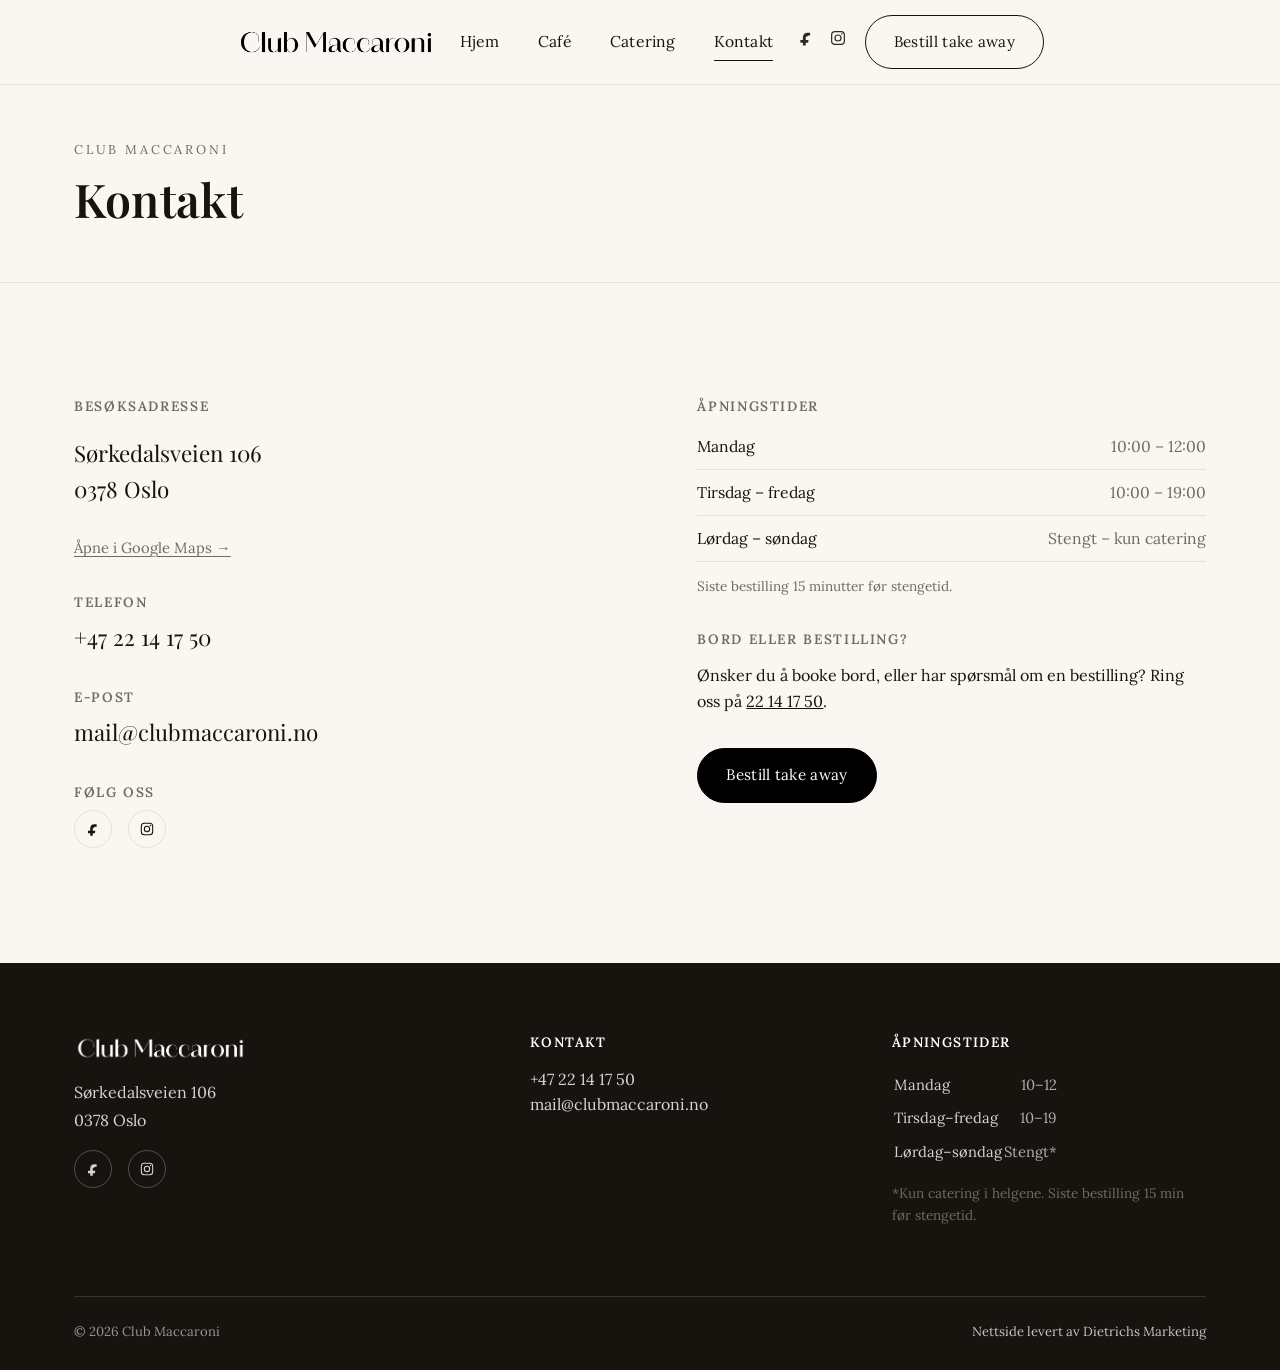
<file: kontakt.html>
<!doctype html>
<html lang="no">
<head>
<meta charset="utf-8">
<meta name="viewport" content="width=device-width, initial-scale=1">
<title>Kontakt – Club Maccaroni</title>
<meta name="description" content="Club Maccaroni, Sørkedalsveien 106, 0378 Oslo. Ring 22 14 17 50 eller send e-post til mail@clubmaccaroni.no. Se åpningstider og bestill take away.">
<meta name="theme-color" content="#000000">
<link rel="icon" href="favicon.svg" type="image/svg+xml">
<link rel="canonical" href="https://www.clubmaccaroni.no/kontakt">
<link rel="preconnect" href="https://fonts.googleapis.com">
<link rel="preconnect" href="https://fonts.gstatic.com" crossorigin>
<link rel="stylesheet" href="style.css">
</head>
<body>
<a class="skip-link" href="#innhold">Hopp til innhold</a>

<header class="site-header no-hero-header">
  <div class="container">
    <a href="index.html" class="logo-link" aria-label="Club Maccaroni – til forsiden">
      <img src="assets/logo.png" alt="Club Maccaroni" class="logo-img" width="1500" height="225">
    </a>
    <nav class="main-nav" aria-label="Hovedmeny">
      <a href="index.html">Hjem</a>
      <a href="cafe.html">Café</a>
      <a href="catering.html">Catering</a>
      <a href="kontakt.html" aria-current="page">Kontakt</a>
    </nav>
    <div class="header-actions">
      <div class="social-inline">
        <a href="https://www.facebook.com/ClubMaccaroni" aria-label="Club Maccaroni på Facebook" target="_blank" rel="noopener">
          <svg width="18" height="18" viewBox="0 0 24 24" fill="none"><path d="M15 8.5h2.5V5.2c-.43-.06-1.9-.2-3.62-.2-3.58 0-6.03 2.24-6.03 6.36v3.14H4.5v3.7h3.35V22h3.8v-3.8h3.22l.5-3.7h-3.72v-2.7c0-1.07.29-1.8 1.85-1.8z" fill="currentColor"/></svg>
        </a>
        <a href="https://www.instagram.com/clubmaccaroni/" aria-label="Club Maccaroni på Instagram" target="_blank" rel="noopener">
          <svg width="18" height="18" viewBox="0 0 24 24" fill="none" stroke="currentColor" stroke-width="1.6"><rect x="3.5" y="3.5" width="17" height="17" rx="4.5"/><circle cx="12" cy="12" r="4"/><circle cx="17.2" cy="6.8" r="1" fill="currentColor" stroke="none"/></svg>
        </a>
      </div>
      <a class="btn btn-ghost header-cta" href="https://www.foodbooking.com/api/fb/q_q9nq" target="_blank" rel="noopener">Bestill take away</a>
    </div>
    <button class="hamburger" aria-label="Åpne meny" aria-expanded="false">
      <span></span><span></span><span></span>
    </button>
  </div>
</header>

<div class="mobile-menu" aria-hidden="true">
  <div class="mobile-menu-top">
    <button class="mobile-menu-close" aria-label="Lukk meny"><span></span><span></span></button>
  </div>
  <nav class="mobile-nav" aria-label="Mobilmeny">
    <a href="index.html">Hjem</a>
    <a href="cafe.html">Café</a>
    <a href="catering.html">Catering</a>
    <a href="kontakt.html">Kontakt</a>
  </nav>
  <div class="mobile-menu-bottom">
    <a class="btn btn-solid btn-block" href="https://www.foodbooking.com/api/fb/q_q9nq" target="_blank" rel="noopener">Bestill take away</a>
    <a class="mobile-phone" href="tel:+4722141750">22 14 17 50</a>
    <div class="mobile-social">
      <a href="https://www.facebook.com/ClubMaccaroni" target="_blank" rel="noopener">Facebook</a>
      <a href="https://www.instagram.com/clubmaccaroni/" target="_blank" rel="noopener">Instagram</a>
    </div>
  </div>
</div>

<main id="innhold">

  <div class="page-banner">
    <div class="container">
      <span class="eyebrow">Club Maccaroni</span>
      <h1>Kontakt</h1>
    </div>
  </div>

  <section>
    <div class="container">
      <div class="contact-grid reveal">
        <div>
          <div class="info-block">
            <h3>Besøksadresse</h3>
            <p class="big">Sørkedalsveien 106<br>0378 Oslo</p>
            <a class="maps-link" href="https://www.google.com/maps/search/?api=1&query=Club+Maccaroni+S%C3%B8rkedalsveien+106+0378+Oslo" target="_blank" rel="noopener">Åpne i Google Maps →</a>
          </div>
          <div class="info-block">
            <h3>Telefon</h3>
            <a class="big" href="tel:+4722141750">+47 22 14 17 50</a>
          </div>
          <div class="info-block">
            <h3>E-post</h3>
            <a class="big" href="mailto:mail@clubmaccaroni.no">mail@clubmaccaroni.no</a>
          </div>
          <div class="info-block">
            <h3>Følg oss</h3>
            <div class="footer-social" style="margin-top:8px;">
              <a href="https://www.facebook.com/ClubMaccaroni" aria-label="Facebook" target="_blank" rel="noopener" style="border-color:var(--line);color:var(--ink);">
                <svg width="16" height="16" viewBox="0 0 24 24" fill="none"><path d="M15 8.5h2.5V5.2c-.43-.06-1.9-.2-3.62-.2-3.58 0-6.03 2.24-6.03 6.36v3.14H4.5v3.7h3.35V22h3.8v-3.8h3.22l.5-3.7h-3.72v-2.7c0-1.07.29-1.8 1.85-1.8z" fill="currentColor"/></svg>
              </a>
              <a href="https://www.instagram.com/clubmaccaroni/" aria-label="Instagram" target="_blank" rel="noopener" style="border-color:var(--line);color:var(--ink);">
                <svg width="16" height="16" viewBox="0 0 24 24" fill="none" stroke="currentColor" stroke-width="1.6"><rect x="3.5" y="3.5" width="17" height="17" rx="4.5"/><circle cx="12" cy="12" r="4"/><circle cx="17.2" cy="6.8" r="1" fill="currentColor" stroke="none"/></svg>
              </a>
            </div>
          </div>
        </div>

        <div>
          <div class="info-block" style="margin-top:0;">
            <h3>Åpningstider</h3>
            <table class="hours-table">
              <tr><td>Mandag</td><td>10:00 &#8211; 12:00</td></tr>
              <tr><td>Tirsdag &#8211; fredag</td><td>10:00 &#8211; 19:00</td></tr>
              <tr><td>Lørdag &#8211; søndag</td><td>Stengt &#8211; kun catering</td></tr>
            </table>
            <p class="hours-note">Siste bestilling 15 minutter før stengetid.</p>
          </div>
          <div class="info-block">
            <h3>Bord eller bestilling?</h3>
            <p>Ønsker du å booke bord, eller har spørsmål om en bestilling? Ring oss på <a href="tel:+4722141750" style="text-decoration:underline;">22 14 17 50</a>.</p>
          </div>
          <div class="info-block">
            <a class="btn btn-solid" href="https://www.foodbooking.com/api/fb/q_q9nq" target="_blank" rel="noopener">Bestill take away</a>
          </div>
        </div>
      </div>
    </div>
  </section>

</main>

<footer class="site-footer">
  <div class="container">
    <div class="footer-grid">
      <div>
        <img src="assets/logo.png" alt="Club Maccaroni" class="footer-logo" width="1500" height="225">
        <address>
          Sørkedalsveien 106<br>0378 Oslo
        </address>
        <div class="footer-social">
          <a href="https://www.facebook.com/ClubMaccaroni" aria-label="Facebook" target="_blank" rel="noopener">
            <svg width="16" height="16" viewBox="0 0 24 24" fill="none"><path d="M15 8.5h2.5V5.2c-.43-.06-1.9-.2-3.62-.2-3.58 0-6.03 2.24-6.03 6.36v3.14H4.5v3.7h3.35V22h3.8v-3.8h3.22l.5-3.7h-3.72v-2.7c0-1.07.29-1.8 1.85-1.8z" fill="currentColor"/></svg>
          </a>
          <a href="https://www.instagram.com/clubmaccaroni/" aria-label="Instagram" target="_blank" rel="noopener">
            <svg width="16" height="16" viewBox="0 0 24 24" fill="none" stroke="currentColor" stroke-width="1.6"><rect x="3.5" y="3.5" width="17" height="17" rx="4.5"/><circle cx="12" cy="12" r="4"/><circle cx="17.2" cy="6.8" r="1" fill="currentColor" stroke="none"/></svg>
          </a>
        </div>
      </div>
      <div>
        <h3>Kontakt</h3>
        <p><a href="tel:+4722141750">+47 22 14 17 50</a><br><a href="mailto:mail@clubmaccaroni.no">mail@clubmaccaroni.no</a></p>
      </div>
      <div>
        <h3>Åpningstider</h3>
        <table class="footer-hours">
          <tr><td>Mandag</td><td>10&#8211;12</td></tr>
          <tr><td>Tirsdag&#8211;fredag</td><td>10&#8211;19</td></tr>
          <tr><td>Lørdag&#8211;søndag</td><td>Stengt*</td></tr>
        </table>
        <p class="hours-note">*Kun catering i helgene. Siste bestilling 15 min før stengetid.</p>
      </div>
    </div>
    <div class="footer-bottom">
      <span>© <span id="year"></span> Club Maccaroni</span>
      <a href="https://dmarketing.no" target="_blank" rel="noopener">Nettside levert av Dietrichs Marketing</a>
    </div>
  </div>
</footer>

<script>document.getElementById('year').textContent = new Date().getFullYear();</script>
<script src="app.js"></script>
</body>
</html>
</file>
<file: style.css>
/* Club Maccaroni — redesign
   Palette locked from source: black wordmark + white/cream + warm gray (rgb(168,166,161)).
   No accent hue exists in the source brand — kept intentionally monochrome/editorial. */

@import url('https://fonts.googleapis.com/css2?family=Playfair+Display:ital,wght@0,500;0,600;0,700;1,500&family=Lora:ital,wght@0,400;0,500;0,600;1,400&display=swap');

:root{
  --ink:#17140f;
  --black:#000000;
  --paper:#faf7f2;
  --surface:#ffffff;
  --line:#e7e1d4;
  --muted:#6f6b62;
  --accent:#a8a6a1;
  --accent-dark:#84817a;
  --overlay-top:rgba(10,8,6,.15);
  --overlay-bottom:rgba(8,7,5,.75);

  --font-display:'Playfair Display', Georgia, 'Times New Roman', serif;
  --font-body:'Lora', Georgia, 'Times New Roman', serif;

  --h1: clamp(2.1rem, 5.4vw + 1rem, 4.4rem);
  --h2: clamp(1.7rem, 3vw + 1rem, 2.9rem);
  --h3: clamp(1.25rem, 1.4vw + 1rem, 1.6rem);

  --container: 1180px;
  --header-h: 84px;
}

*,*::before,*::after{ box-sizing:border-box; }
html{ scroll-behavior:smooth; overflow-x:hidden; }
@media (prefers-reduced-motion: reduce){
  html{ scroll-behavior:auto; }
  *,*::before,*::after{ animation-duration:.001ms !important; animation-iteration-count:1 !important; transition-duration:.001ms !important; scroll-behavior:auto !important; }
}

body{
  margin:0;
  background:var(--paper);
  color:var(--ink);
  font-family:var(--font-body);
  font-size:16px;
  line-height:1.6;
  overflow-x:hidden;
  -webkit-font-smoothing:antialiased;
}

img{ max-width:100%; display:block; }
a{ color:inherit; text-decoration:none; }
ul{ margin:0; padding:0; list-style:none; }
button{ font:inherit; color:inherit; background:none; border:0; cursor:pointer; }

.container{
  max-width:var(--container);
  margin:0 auto;
  padding:0 24px;
}

h1,h2,h3{
  font-family:var(--font-display);
  font-weight:600;
  line-height:1.12;
  margin:0;
  letter-spacing:.005em;
}

.skip-link{
  position:absolute; left:12px; top:-60px;
  background:var(--black); color:#fff; padding:12px 18px; border-radius:6px;
  z-index:1000; transition:top .2s ease;
}
.skip-link:focus{ top:12px; }

/* ---------- Buttons ---------- */
.btn{
  display:inline-flex; align-items:center; justify-content:center; gap:.5em;
  padding:14px 28px;
  border-radius:999px;
  font-family:var(--font-body);
  font-size:.95rem;
  letter-spacing:.02em;
  white-space:nowrap;
  transition:background-color .25s ease, color .25s ease, border-color .25s ease, transform .2s ease;
}
.btn-solid{
  background:var(--black);
  color:#fff;
  border:1px solid var(--black);
}
.btn-solid:hover{ background:#2a2620; border-color:#2a2620; transform:translateY(-1px); }
.btn-ghost{
  background:transparent;
  color:var(--ink);
  border:1px solid var(--ink);
}
.btn-ghost:hover{ background:var(--ink); color:#fff; transform:translateY(-1px); }
.btn-ghost.on-dark{ color:#fff; border-color:rgba(255,255,255,.75); }
.btn-ghost.on-dark:hover{ background:#fff; color:var(--black); }
.btn-accent{
  background:var(--accent);
  color:#fff;
  border:1px solid var(--accent);
}
.btn-accent:hover{ background:var(--accent-dark); border-color:var(--accent-dark); }
.btn-block{ width:100%; }

.eyebrow{
  display:block;
  font-family:var(--font-body);
  font-size:.8rem;
  letter-spacing:.22em;
  text-transform:uppercase;
  color:var(--muted);
  margin-bottom:14px;
}
.eyebrow.on-dark{ color:rgba(255,255,255,.8); }

/* ---------- Header ---------- */
.site-header{
  position:fixed; top:0; left:0; right:0;
  z-index:200;
  height:var(--header-h);
  display:flex; align-items:center;
  background:transparent;
  transition:background-color .3s ease, box-shadow .3s ease, height .3s ease;
}
.site-header .container{
  display:flex; align-items:center; justify-content:space-between;
  gap:24px;
}
.site-header.scrolled{
  background:rgba(250,247,242,1);
  box-shadow:0 1px 0 var(--line);
  height:72px;
}
.site-header.no-hero-header{
  background:rgba(250,247,242,1);
  box-shadow:0 1px 0 var(--line);
}
.site-header .logo-link{ display:flex; align-items:center; z-index:2; }
.site-header .logo-img{
  height:clamp(20px, 4.2vw, 30px);
  width:auto;
  filter:brightness(0) invert(1);
  transition:filter .3s ease;
}
.site-header.scrolled .logo-img{ filter:none; }
.no-hero-header .logo-img{ filter:none; }

.main-nav{ display:flex; gap:2.4rem; }
.main-nav a{
  font-size:.98rem;
  letter-spacing:.01em;
  color:#fff;
  position:relative;
  padding:6px 0;
  transition:color .3s ease;
}
.site-header.scrolled .main-nav a,
.no-hero-header .main-nav a{ color:var(--ink); }
.main-nav a::after{
  content:"";
  position:absolute; left:0; right:100%; bottom:0;
  height:1px; background:currentColor;
  transition:right .25s ease;
}
.main-nav a:hover::after, .main-nav a[aria-current="page"]::after{ right:0; }

.header-actions{ display:flex; align-items:center; gap:18px; }
.social-inline{ display:flex; align-items:center; gap:14px; }
.social-inline a{ color:#fff; transition:color .3s ease, opacity .2s ease; opacity:.9; }
.social-inline a:hover{ opacity:1; }
.site-header.scrolled .social-inline a,
.no-hero-header .social-inline a{ color:var(--ink); }

.header-cta{ color:#fff; border-color:rgba(255,255,255,.8); }
.site-header.scrolled .header-cta,
.no-hero-header .header-cta{ color:var(--ink); border-color:var(--ink); }
.site-header.scrolled .header-cta:hover,
.no-hero-header .header-cta:hover{ background:var(--ink); color:#fff; }

.hamburger{
  display:none;
  width:34px; height:24px;
  position:relative;
  z-index:2;
}
.hamburger span{
  position:absolute; left:0; right:0; height:2px; background:#fff;
  transition:transform .3s ease, opacity .3s ease, background-color .3s ease;
}
.hamburger span:nth-child(1){ top:0; }
.hamburger span:nth-child(2){ top:11px; }
.hamburger span:nth-child(3){ top:22px; }
.site-header.scrolled .hamburger span,
.no-hero-header .hamburger span{ background:var(--ink); }

@media (max-width: 900px){
  .main-nav, .header-actions .social-inline, .header-cta{ display:none; }
  .hamburger{ display:block; }
}

/* ---------- Mobile drawer ---------- */
.mobile-menu{
  position:fixed; inset:0;
  background:var(--paper);
  z-index:300;
  display:flex; flex-direction:column;
  padding:26px 28px 40px;
  transform:translateX(100%);
  transition:transform .35s ease;
  overflow-y:auto;
}
.mobile-menu.open{ transform:translateX(0); }
.mobile-menu-top{ display:flex; justify-content:flex-end; }
.mobile-menu-close{
  width:44px; height:44px;
  display:flex; align-items:center; justify-content:center;
  position:relative;
}
.mobile-menu-close span{
  position:absolute; width:22px; height:2px; background:var(--ink);
}
.mobile-menu-close span:first-child{ transform:rotate(45deg); }
.mobile-menu-close span:last-child{ transform:rotate(-45deg); }

.mobile-nav{ margin-top:8px; display:flex; flex-direction:column; }
.mobile-nav a{
  font-family:var(--font-display);
  font-size:2rem;
  padding:16px 0;
  border-bottom:1px solid var(--line);
}
.mobile-menu-bottom{ margin-top:auto; padding-top:30px; display:flex; flex-direction:column; gap:22px; }
.mobile-phone{ font-family:var(--font-display); font-size:1.4rem; }
.mobile-social{ display:flex; gap:20px; }
.mobile-social a{ display:flex; align-items:center; gap:8px; color:var(--muted); }

body.menu-open{ overflow:hidden; }

/* ---------- Hero ---------- */
.hero{
  position:relative;
  min-height:100svh;
  display:flex; align-items:flex-end;
  color:#fff;
  overflow:hidden;
}
.hero-media{ position:absolute; inset:0; z-index:0; }
.hero-media img{ width:100%; height:100%; object-fit:cover; object-position:50% 32%; }
.hero-media::after{
  content:"";
  position:absolute; inset:0;
  background:
    linear-gradient(to bottom, var(--overlay-top) 0%, rgba(10,8,6,.35) 45%, var(--overlay-bottom) 100%);
}
.hero-content{
  position:relative; z-index:1;
  padding:0 24px 88px;
  max-width:var(--container);
  margin:0 auto;
  width:100%;
}
.hero h1{ color:#fff; font-size:var(--h1); max-width:14ch; }
.hero-sub{
  margin:22px 0 0;
  max-width:46ch;
  font-size:1.08rem;
  color:rgba(255,255,255,.92);
}
.hero-actions{ display:flex; flex-wrap:wrap; gap:14px; margin-top:34px; }
.hero-app-link{
  display:inline-flex; align-items:center; margin-top:18px;
  font-size:.9rem; color:rgba(255,255,255,.85); text-underline-offset:3px; text-decoration:underline;
}

@media (max-width:600px){
  .hero{ min-height:100svh; align-items:flex-end; }
  .hero-media img{ object-position:50% 30%; }
  .hero-media::after{ background:linear-gradient(to bottom, rgba(10,8,6,.28) 0%, rgba(9,8,6,.6) 55%, rgba(7,6,5,.86) 100%); }
  .hero-content{ padding-bottom:56px; }
  .hero-actions{ flex-direction:column; align-items:stretch; }
  .hero-actions .btn{ width:100%; }
}

/* ---------- Section basics ---------- */
section{ padding:clamp(64px, 9vw, 120px) 0; }
.section-head{ max-width:640px; margin-bottom:clamp(36px,5vw,64px); }
.section-head.center{ margin-left:auto; margin-right:auto; text-align:center; }
.section-head h2{ margin-top:2px; }
.section-head p{ margin:16px 0 0; color:var(--muted); font-size:1.05rem; }

.reveal{ opacity:0; transform:translateY(28px); transition:opacity .8s cubic-bezier(.16,.8,.3,1), transform .8s cubic-bezier(.16,.8,.3,1); }
.reveal.is-visible{ opacity:1; transform:none; }

/* ---------- Feature strip ---------- */
.features{ padding:clamp(40px,6vw,64px) 0; border-bottom:1px solid var(--line); }
.features .container{
  display:grid;
  grid-template-columns:repeat(4,1fr);
  gap:28px;
}
.feature-item{ display:flex; gap:14px; align-items:flex-start; }
.feature-item svg{ flex:none; width:26px; height:26px; margin-top:2px; color:var(--accent-dark); }
.feature-item h3{ font-family:var(--font-body); font-weight:600; font-size:1rem; margin:0 0 4px; }
.feature-item p{ margin:0; color:var(--muted); font-size:.92rem; }

@media (max-width:900px){
  .features .container{ grid-template-columns:repeat(2,1fr); }
}
@media (max-width:560px){
  .features .container{ grid-template-columns:1fr; gap:24px; }
}

/* ---------- Menu ---------- */
.menu-tabs{ display:flex; gap:10px; margin-bottom:40px; }
.menu-tab{
  padding:10px 22px;
  border:1px solid var(--ink);
  border-radius:999px;
  font-size:.92rem;
  letter-spacing:.03em;
  background:transparent;
}
.menu-tab.is-active{ background:var(--ink); color:#fff; }

.menu-panels{ position:relative; }
.menu-panel{ display:none; }
.menu-panel.is-active{ display:grid; grid-template-columns:1fr 1fr; gap:0 64px; }

.menu-row{ padding:20px 0; border-bottom:1px solid var(--line); }
.menu-row-top{ display:flex; align-items:baseline; gap:10px; }
.menu-row-name{ font-family:var(--font-display); font-size:1.15rem; font-weight:600; white-space:nowrap; }
.menu-row-leader{ flex:1 1 auto; border-bottom:1px dotted var(--accent); min-width:16px; transform:translateY(-4px); }
.menu-row-price{ font-family:var(--font-display); font-size:1.1rem; white-space:nowrap; }
.menu-row-desc{ margin:6px 0 0; color:var(--muted); font-size:.92rem; }
.menu-row-tag{
  font-size:.66rem; letter-spacing:.1em; color:var(--accent-dark);
  border:1px solid var(--accent); border-radius:999px; padding:2px 8px;
  margin-left:2px; white-space:nowrap;
}

.menu-foot{
  margin-top:36px; padding-top:28px; border-top:1px solid var(--line);
  display:flex; flex-wrap:wrap; gap:24px; justify-content:space-between; align-items:flex-start;
}
.menu-foot p{ margin:0; color:var(--muted); font-size:.88rem; max-width:520px; }
.menu-foot strong{ color:var(--ink); }

@media (max-width:760px){
  .menu-panel.is-active{ grid-template-columns:1fr; gap:0; }
  .menu-row-name{ font-size:1.05rem; }
}

/* ---------- Gallery ---------- */
.gallery-grid{
  columns:4 220px;
  column-gap:16px;
}
.gallery-grid figure{
  break-inside:avoid; margin:0 0 16px; overflow:hidden; border-radius:4px;
}
.gallery-grid img{ width:100%; height:auto; transition:transform .6s ease; }
.gallery-grid a{ display:block; overflow:hidden; border-radius:4px; }
.gallery-grid a:hover img{ transform:scale(1.045); }

@media (max-width:760px){
  .gallery-grid{ columns:2 160px; }
}

/* ---------- Dark CTA band ---------- */
.cta-band{
  background:var(--black);
  color:#fff;
}
.cta-band .eyebrow{ color:rgba(255,255,255,.7); }
.cta-band h2{ color:#fff; }
.cta-band-inner{
  display:flex; flex-wrap:wrap; justify-content:space-between; align-items:center; gap:32px;
}
.cta-band p{ color:rgba(255,255,255,.8); margin:14px 0 0; max-width:44ch; }
.cta-band-actions{ display:flex; flex-direction:column; gap:14px; align-items:flex-start; }
.cta-phone{ font-family:var(--font-display); font-size:1.6rem; }
.cta-app{ font-size:.9rem; color:rgba(255,255,255,.75); text-decoration:underline; text-underline-offset:3px; }

@media (max-width:760px){
  .cta-band-inner{ flex-direction:column; align-items:flex-start; }
  .cta-band-actions{ width:100%; }
  .cta-band-actions .btn{ width:100%; }
}

/* ---------- Split (Café / Catering pages) ---------- */
.split{
  display:grid; grid-template-columns:1fr 1fr; gap:64px; align-items:center;
}
.split img{ border-radius:4px; }
.split-text .lede{ font-size:1.15rem; color:var(--ink); margin:18px 0 0; }
.split-text p + p{ margin-top:14px; }
.split.reverse{ direction:rtl; }
.split.reverse > *{ direction:ltr; }

@media (max-width:860px){
  .split{ grid-template-columns:1fr; gap:32px; }
  .split.reverse{ direction:ltr; }
}

.stack-photos{ display:flex; flex-direction:column; gap:20px; }

/* ---------- Page banner (subpages) ---------- */
.page-banner{
  padding:calc(var(--header-h) + 56px) 0 56px;
  border-bottom:1px solid var(--line);
}
.page-banner .eyebrow{ color:var(--muted); }
.page-banner h1{ font-size:var(--h2); }

/* ---------- Catering list ---------- */
.catering-list{
  columns:2 220px; column-gap:48px;
}
.catering-list li{
  break-inside:avoid;
  padding:12px 0; border-bottom:1px solid var(--line);
  font-size:1.02rem;
}
@media (max-width:700px){ .catering-list{ columns:1; } }

.price-card{
  background:var(--surface); border:1px solid var(--line); border-radius:6px;
  padding:28px 30px; display:flex; justify-content:space-between; align-items:baseline; gap:16px;
  margin-bottom:36px;
}
.price-card .name{ font-family:var(--font-display); font-size:1.3rem; }
.price-card .price{ font-family:var(--font-display); font-size:1.3rem; }
.price-card .unit{ color:var(--muted); font-size:.85rem; }

/* ---------- Contact page ---------- */
.contact-grid{
  display:grid; grid-template-columns:1.1fr 1fr; gap:64px;
}
.info-block + .info-block{ margin-top:34px; }
.info-block h3{ font-family:var(--font-body); font-weight:600; font-size:.85rem; letter-spacing:.12em; text-transform:uppercase; color:var(--muted); margin-bottom:10px; }
.info-block a.big, .info-block p.big{ font-family:var(--font-display); font-size:1.4rem; }
.hours-table{ width:100%; border-collapse:collapse; }
.hours-table td{ padding:10px 0; border-bottom:1px solid var(--line); font-size:.98rem; }
.hours-table td:last-child{ text-align:right; color:var(--muted); }
.hours-note{ margin-top:14px; font-size:.85rem; color:var(--muted); }
.maps-link{ display:inline-flex; align-items:center; gap:6px; margin-top:6px; font-size:.92rem; text-decoration:underline; text-underline-offset:3px; color:var(--muted); }

@media (max-width:860px){
  .contact-grid{ grid-template-columns:1fr; gap:40px; }
}

/* ---------- Footer ---------- */
.site-footer{
  background:var(--ink); color:rgba(255,255,255,.82);
  padding:72px 0 28px;
}
.footer-grid{
  display:grid; grid-template-columns:1.3fr 1fr 1fr; gap:48px;
}
.footer-logo{ height:26px; width:auto; filter:brightness(0) invert(1); margin-bottom:18px; }
.site-footer h3{ color:#fff; font-family:var(--font-body); font-weight:600; font-size:.85rem; letter-spacing:.1em; text-transform:uppercase; margin:0 0 16px; }
.site-footer address{ font-style:normal; line-height:1.7; }
.site-footer a:hover{ color:#fff; }
.footer-hours td{ padding:4px 0; font-size:.92rem; }
.footer-hours td:last-child{ text-align:right; color:rgba(255,255,255,.65); }
.footer-social{ display:flex; gap:16px; margin-top:16px; }
.footer-social a{ display:flex; align-items:center; justify-content:center; width:38px; height:38px; border:1px solid rgba(255,255,255,.25); border-radius:50%; transition:border-color .2s ease, background-color .2s ease; }
.footer-social a:hover{ border-color:#fff; background:rgba(255,255,255,.08); }
.footer-bottom{
  margin-top:56px; padding-top:24px; border-top:1px solid rgba(255,255,255,.14);
  display:flex; flex-wrap:wrap; justify-content:space-between; gap:12px;
  font-size:.82rem; color:rgba(255,255,255,.55);
}
.footer-bottom a{ color:rgba(255,255,255,.75); }

@media (max-width:760px){
  .footer-grid{ grid-template-columns:1fr; gap:36px; }
}
</file>
